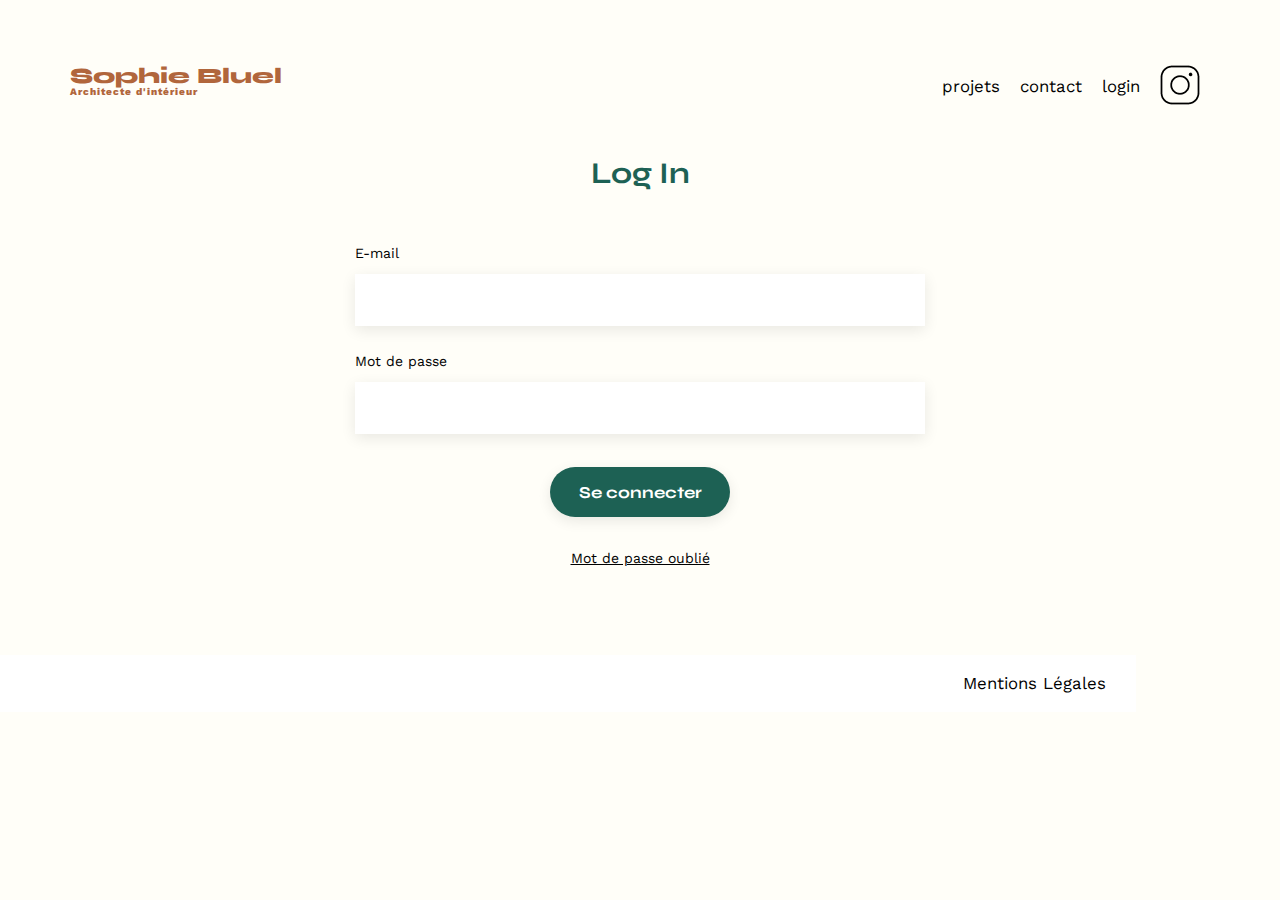
<file: FrontEnd/login.html>
<!DOCTYPE html>
<html lang="fr">

<head>
	<meta charset="UTF-8">
	<title>Sophie Bluel - Architecte d'intérieur</title>
	<meta name="viewport" content="width=device-width, initial-scale=1.0">
	<link rel="preconnect" href="https://fonts.googleapis.com">
	<link rel="preconnect" href="https://fonts.gstatic.com" crossorigin>
	<link href="https://fonts.googleapis.com/css2?family=Syne:wght@700;800&family=Work+Sans&display=swap"
		rel="stylesheet">
	<meta name="description" content="">
	<link href="https://fonts.googleapis.com/css2?family=Work+Sans:ital,wght@0,100..900;1,100..900&display=swap"
		rel="stylesheet">
	<link rel="stylesheet" href="https://cdnjs.cloudflare.com/ajax/libs/font-awesome/6.0.0-beta3/css/all.min.css">
	<link rel="stylesheet" href="./assets/styles/style.css">
	<link rel="stylesheet" href="./assets/styles/login.css">
	
</head>

<body>
    <header>
        <h1>Sophie Bluel <span>Architecte d'intérieur</span></h1>
        <nav class="nav-menu">
            <ul>
                <li>projets</li>
                <li>contact</li>
                <li class="login-logout">login</li>
                <li><img src="./assets/icons/instagram.png" alt="Instagram"></li>
            </ul>
        </nav>
    </header>
    <main>
        <section id="log-in">
            <h2>Log In</h2>
            <form action="#" method="post" id="form">
                <label for="email">E-mail</label>
                <input type="email" name="email" id="email">
                <div class="login-error"></div>
                <label for="password">Mot de passe</label>
                <input type="password" name="password" id="password">
                <div class="password-error"></div>
                <input type="submit" value="Se connecter">
            </form>
            <div class="forgot-password"> Mot de passe oublié </div>
        </section>
    </main>

    <footer>
        <nav>
            <ul>
                <li><a href="#">Mentions Légales</a></li>
            </ul>
        </nav>
    </footer>
    <script src="./JavaScript/login.js"></script>
</body>
</html>
</file>
<file: FrontEnd/assets/styles/style.css>
/* http://meyerweb.com/eric/tools/css/reset/
   v2.0 | 20110126
   License: none (public domain)
*/

html, body, div, span, applet, object, iframe,
h1, h2, h3, h4, h5, h6, p, blockquote, pre,
a, abbr, acronym, address, big, cite, code,
del, dfn, em, img, ins, kbd, q, s, samp,
small, strike, strong, sub, sup, tt, var,
b, u, i, center,
dl, dt, dd, ol, ul, li,
fieldset, form, label, legend,
table, caption, tbody, tfoot, thead, tr, th, td,
article, aside, canvas, details, embed,
figure, figcaption, footer, header, hgroup,
menu, nav, output, ruby, section, summary,
time, mark, audio, video {
	margin: 0;
	padding: 0;
	border: 0;
	font-size: 100%;
	font: inherit;
	vertical-align: baseline;
}
/* HTML5 display-role reset for older browsers */
article, aside, details, figcaption, figure,
footer, header, hgroup, menu, nav, section {
	display: block;
}
body {
	line-height: 1;
}
ol, ul {
	list-style: none;
}
blockquote, q {
	quotes: none;
}
blockquote:before, blockquote:after,
q:before, q:after {
	content: '';
	content: none;
}
table {
	border-collapse: collapse;
	border-spacing: 0;
}
/** end reset css**/

body {
	max-width: 1140px;
	margin:auto;
	font-family: 'Work Sans' ;
	font-size: 14px;
	background-color: #fffef8;
}

header {
	display: flex;
	justify-content: space-between;
	margin: 50px 0;
}

section {
	margin: 50px 0;
}

h1{
	display: flex;
	flex-direction: column;
	font-family: 'Syne';
	font-size: 22px;
	font-weight: 800;
	color: #B1663C;
}

h1 > span {
	font-family: 'Work Sans';
	font-size:10px;
	letter-spacing: 0.1em;
;
}

h2{
	font-family: 'Syne';
	font-weight: 700;
	font-size: 30px;
	color: #1D6154
}

a {
	text-decoration: none;
	color: black;
}

nav ul {
	display: flex;
	align-items: center;
	list-style-type: none;

}
nav li {
	padding: 0 10px;
	font-size: 1.2em;
    font-family: "Work Sans";
}

.nav-menu li:hover {
    color: black;
    font-weight: bold;
    font-family:"Work Sans";
	cursor: pointer;
}

li:hover{
    color: black;
}

#introduction {
	display: flex;
	align-items: center;
}
#introduction figure {
	flex: 1
}
#introduction img {
	display: block;
	margin: auto;
	width: 80%;
}

#introduction article {
	flex: 1
}
#introduction h2 {
	margin-bottom: 1em;
}

#introduction p {
	margin-bottom: 0.5em;
}
#portfolio h2 {
	text-align: center;
	margin-bottom: 90px;
	margin-top: 30px;
}
.gallery {
	width: 100%;
	display: grid;
	grid-template-columns: 1fr 1fr 1fr;
	grid-column-gap: 20px;
	grid-row-gap: 20px;
}

.gallery img {
	width: 100%;

}

img.img-project {
    min-width: 370px;
    max-width: 370px;
    min-height: 490px;
    max-height: 490px;
    object-fit: cover;
}

#contact {
	width: 50%;
margin: auto;
}
#contact > * {
	text-align: center;

}
#contact h2{
	margin-bottom: 20px;
}
#contact form {
	text-align: left;
	margin-top:30px;
	display: flex;
	flex-direction: column;
}

#contact input {
	height: 50px;
	font-size: 1.2em;
	border: none;
	box-shadow: 0px 4px 14px rgba(0, 0, 0, 0.09);
}
#contact label {
	margin: 2em 0 1em 0;
}
#contact textarea {
	border: none;
	box-shadow: 0px 4px 14px rgba(0, 0, 0, 0.09);
}

input[type="submit"]{
	font-family: 'Syne';
	font-weight: 700;
	color: white;
	background-color: #1D6154;
	margin : 2em auto ;
	width: 180px;
	text-align: center;
	border-radius: 60px ;
	border: none;
	padding: 11px 20px 11px 20px;
}

footer nav ul {
	display: flex;
	justify-content: flex-end;
	margin: 0;
	padding: 20px;
	width: 100%;
	background-color: white;
	margin-left: -10%;
    margin-right: -10%;
}

/* Button Filters style */

.filterDiv {
	margin: 20px 0;
    display: flex; 
	justify-content: center;
    gap: 10px;
	margin-bottom: -45px;
}

.filterButton {
    font-family: 'Syne';
    font-weight: 500;
    color: #1D6154;
    background-color: white;
    text-align: center;
    border-radius: 60px;
    border-color: #1D6154;
    border-width: 1px;
    display: flex;
    justify-content: center;
    align-items: center;
	padding: 5px 10px 5px 10px;
}

.filterButton:hover {
 background-color: #1D6154;
 color: white !important;
}

/* Modifier Button style */

#modify-btn {
	background: #fffef8;
    border: none;
    font-family: 'Work Sans';
	font-size: 16px;
	gap: 10px;
	cursor: pointer;
}


/* Modale Page */ 

.overlay {
	position: fixed;
	top: 0;
	left:0;
	width: 100%;
	height: 100%;
	background-color: rgba(0, 0, 0, 0.20);
	display: none;
}

.modal {
	position: fixed;
	top: 50%;
	left: 50%;
	transform: translate(-50%, -50%);
	width: 600px;
	height: 600px;
	background-color: #fffef8;
	border-radius: 2%;
	padding: 30px 30px 50px 30px;
	display: none;
}

.modal-open {
	display: block;
}

.close-btn {
	position: absolute;
	top: 15px;
	right: 20px;
	cursor: pointer;
	font-size: 20px;
}

.modal-header h2 {
	color: black;
	font-family: "Work Sans";
	font-weight: 400;
}

input[type="submit"].add-pictures-btn {
	display: flex;
	font-family: 'Syne';
	font-weight: 700;
	color: white;
	background-color: #1D6154;
	width: 215px;
	text-align: center;
	border-radius: 60px ;
	cursor: pointer;
    padding: 11px 20px 11px 20px;
    border: none;
}


.gallery-selection {
    display: flex;
    flex-direction: row;
    flex-wrap: wrap;
    gap: 10px;
	padding-bottom: 35px;
	border-bottom: 1px grey solid;
}

.gallery-photo-selection{
	width: 80%;
    display: flex;
    flex-direction: column;
    margin: 10%;
}


.img-selection {
    position: relative;
    display: block;
	min-height: 100px;
    min-width: 85px;
    max-height: 100px;
    max-width: 70px;
    cursor: pointer;
    margin-bottom: 20px;
	object-fit: cover;
}

.figure-img {
    position: relative;
}

i.fa-regular.fa-trash-can {
    background-color: black;
    color: white;
    padding: 4px;
    font-size: 12px;
    top: 5px;
    right: 5px;
    cursor: pointer;
    position: absolute;
} 


/* Add Photo Page */ 

.overlay {
	position: fixed;
	top: 0;
	left:0;
	width: 100%;
	height: 100%;
	background-color: rgba(0, 0, 0, 0.20);
	display: none;
}

.add-photo-header form {
	text-align: left;
	margin-top:30px;
	display: flex;
	flex-direction: column;
}

.add-photo {
	position: fixed;
	top: 50%;
	left: 50%;
	transform: translate(-50%, -50%);
	width: 600px;
	height: 600px;
	background-color: white;
	border-radius: 2%;
	padding: 30px 30px 50px 30px;
	display: none;
}

.modal-open {
	display: block;
}

.arrow-left {
	position: relative;
	align-content: center;
	font-size: 22px;
	text-decoration: none;
	color: black;
	top: -5px;
	right: -2px;
}

.close-btn {
	position: absolute;
	top: 25px;
	right: 27px;
	cursor: pointer;
	font-size: 22px;
}

.add-photo-header h2 {
	color: black;
	font-family: "Work Sans";
	font-weight: 400;
}

.pics-selection {
    width: 80%;
    display: flex;
    flex-direction: column;
    margin: 10%;
}

.photo-upload-container {
    display: flex;
    flex-direction: column;
    justify-content: center;
    align-items: center;
    background-color: #e8f1f6;
    height: 200px;
    margin-top: -55px;
}

.photo-upload-container img{
	position: relative;
    background-color: #e8f1f6;
    height: 200px;
}

.new-pictures {
    display: none;
}

#photo {
	display: none;
}

i.fa-regular.fa-image {
    color:#b9c5cc;
	font-size: 70px;
}

.line-bottom {
    border: 0.5px solid #cbd6dc;
    margin-top: 42px;
}

label.photo-upload-btn {
    font-weight: 500;
    color: #356988;
    background-color: #cbd6dc;
    margin: 2em auto;
    width: 180px;
    text-align: center;
    border-radius: 60px;
    border: none;
    padding: 11px 20px 11px 20px;
	cursor: pointer;
}

p.photo-note {
    color: #85898b;
}

input#title {
	height: 50px;
    font-size: 1.2em;
    border: none;
    box-shadow: 0px 4px 14px rgba(0, 0, 0, 0.09);
	margin-top: 5px;
	margin-bottom: 10px;
}

select#category {
	height: 50px;
    font-size: 1.2em;
    border: none;
    box-shadow: 0px 4px 14px rgba(0, 0, 0, 0.09);
	margin-top: 5px;
}

input[type="submit"].validation-photo-btn {
    background-color: #a7a7a7;
	width: 230px;
	cursor: pointer;
}

.photo-selection {
    display: flex;
    flex-direction: row;
    flex-wrap: wrap;
    gap: 10px;
    padding-left: 15%;
    padding-right: 10%;
	padding-bottom: 35px;
	border-bottom: 1px grey solid;
}
</file>
<file: FrontEnd/assets/styles/login.css>
/* http://meyerweb.com/eric/tools/css/reset/
   v2.0 | 20110126
   License: none (public domain)
*/

main {
	padding-bottom: 90px;
}

header {
	display: flex;
	justify-content: space-between;
	margin: 50px 0;
	padding-top: 15px;
}

.modify-mode {
    position: fixed;
	width: 100%;
    top: 10px;
    left: 50%;
    transform: translate(-50%, -30%);
    background-color: black;
    padding: 15px;
    align-items: center;
    gap: 5px;
    color: white;
	justify-content: center;
}


nav ul {
	display: flex;
	align-items: center;
	list-style-type: none;

}
nav li {
	padding: 0 10px;
	font-size: 1.2em;
    font-family: "Work Sans";
}

.nav-menu li:hover {
    color: black;
    font-weight: bold;
    font-family:"Work Sans";
}

li:hover{
    color: black;
}

#log-in {
	width: 50%;
margin: auto;
}
#log-in > * {
	text-align: center;

}
#log-in h2{
	margin-bottom: 20px;
}
#log-in form {
	text-align: left;
	margin-top:30px;
	display: flex;
	flex-direction: column;
}

#log-in input {
	height: 50px;
	font-size: 1.2em;
	border: none;
	box-shadow: 0px 4px 14px rgba(0, 0, 0, 0.09);
}
#log-in label {
	margin: 2em 0 1em 0;
}
#log-in textarea {
	border: none;
	box-shadow: 0px 4px 14px rgba(0, 0, 0, 0.09);
}

#portfolio h2 {
    text-align: center;
    margin-bottom: 90px;
}

input[type="submit"]{
	font-family: 'Syne';
	font-weight: 700;
	color: white;
	background-color: #1D6154;
	margin : 2em auto ;
	width: 180px;
	text-align: center;
	border-radius: 60px ;
}

.forgot-password{
	text-decoration: underline;
}
</file>
